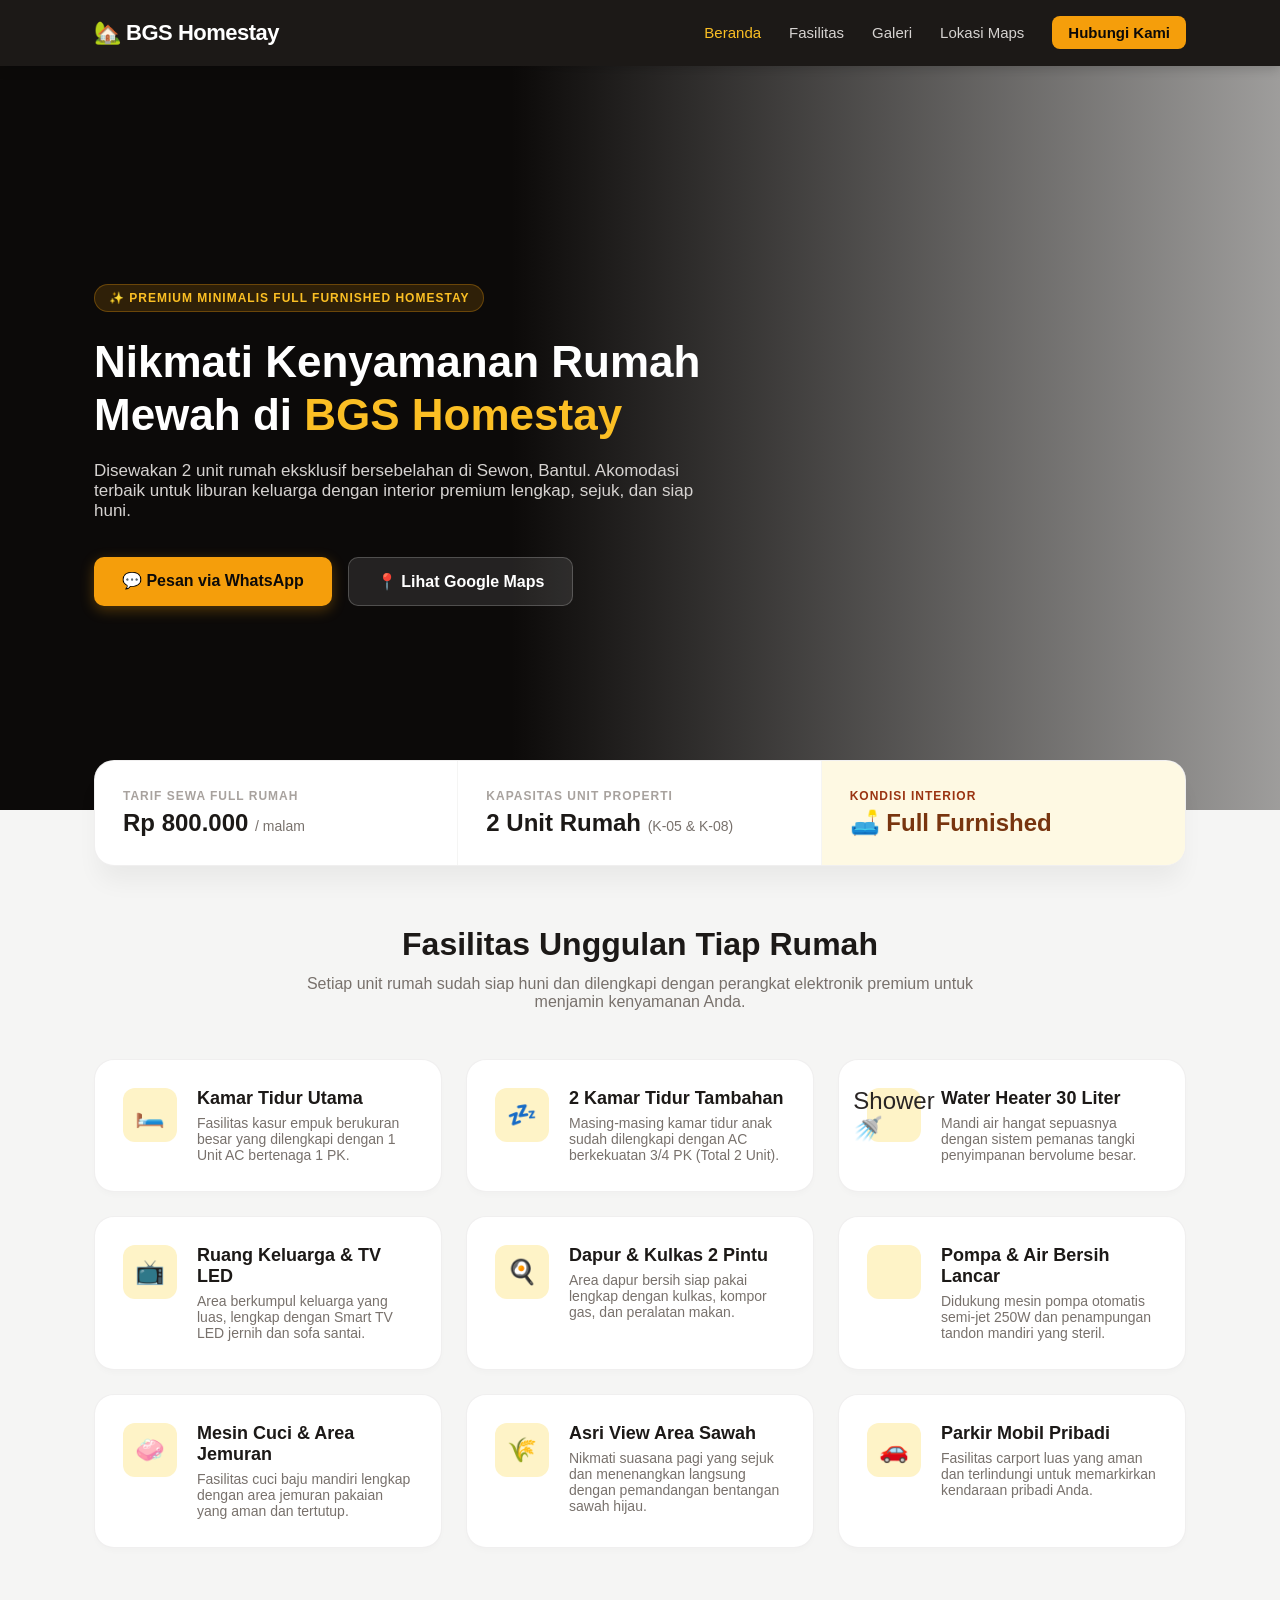
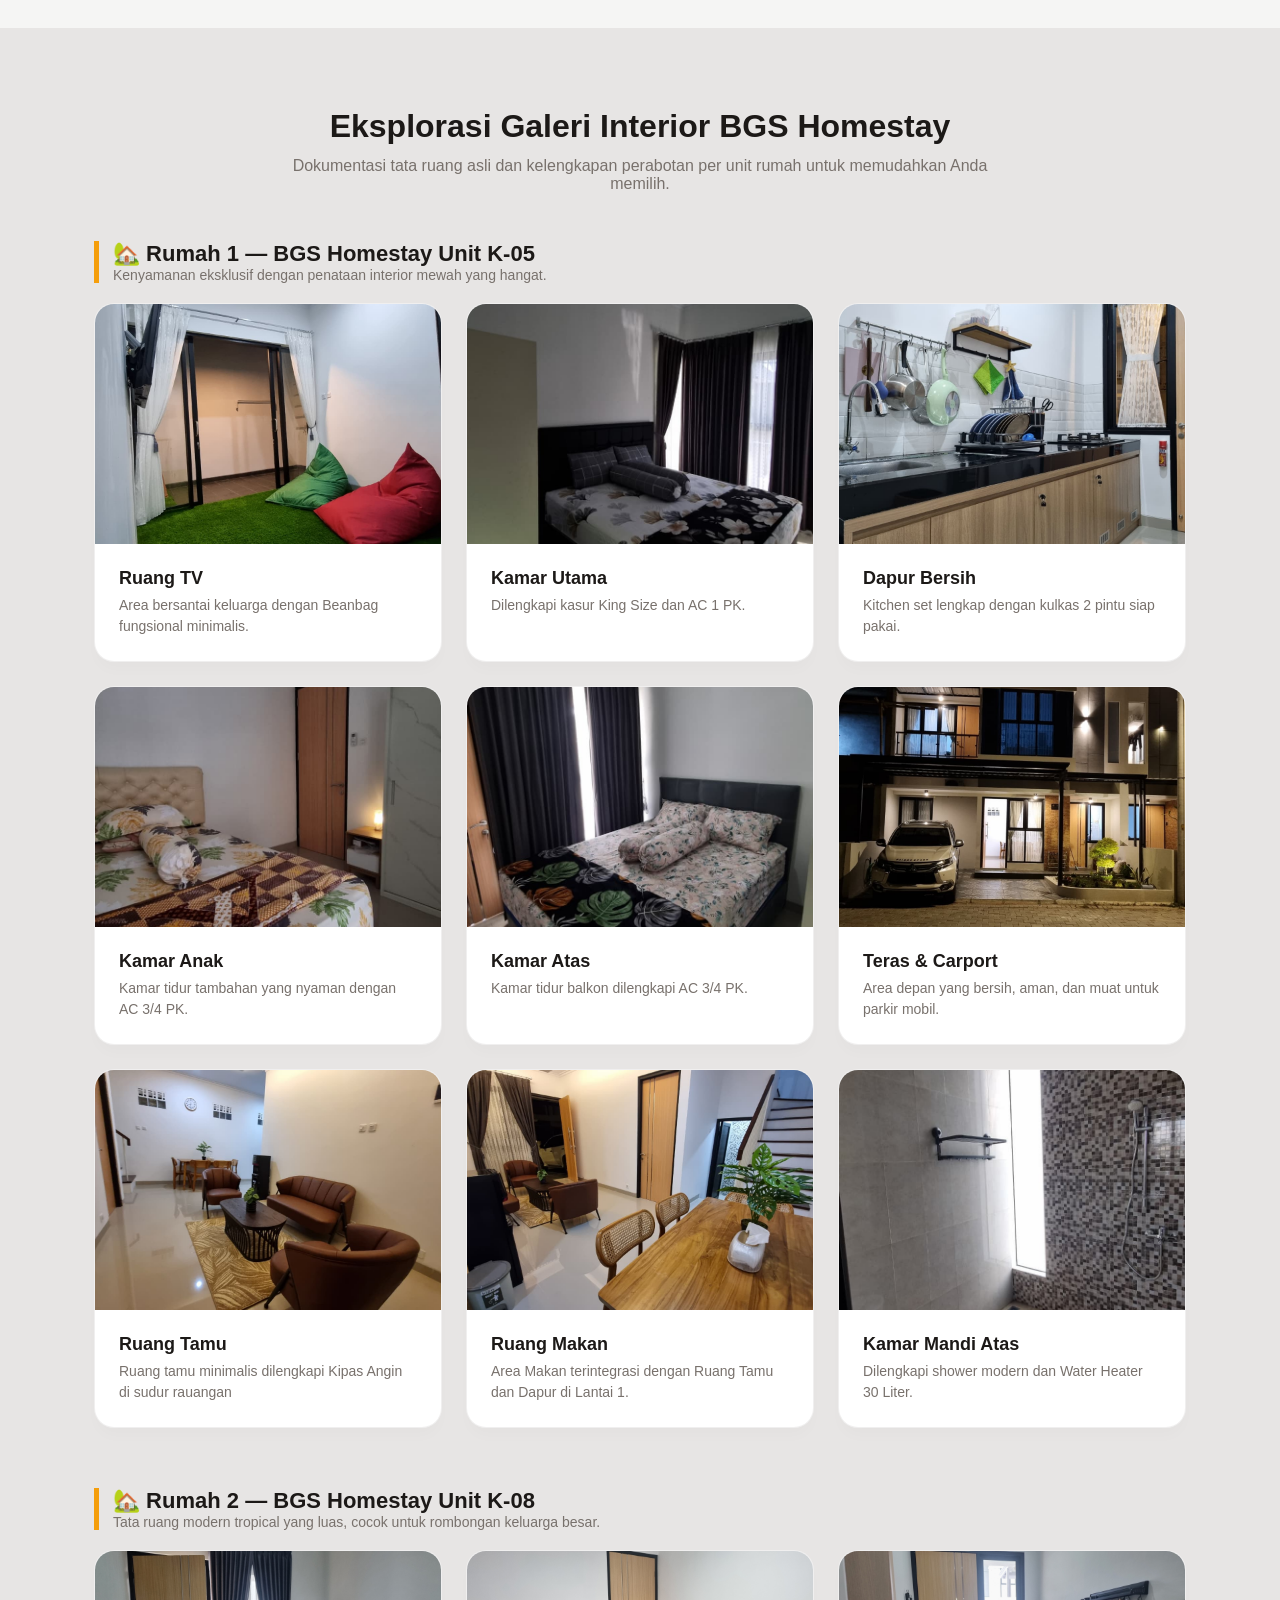
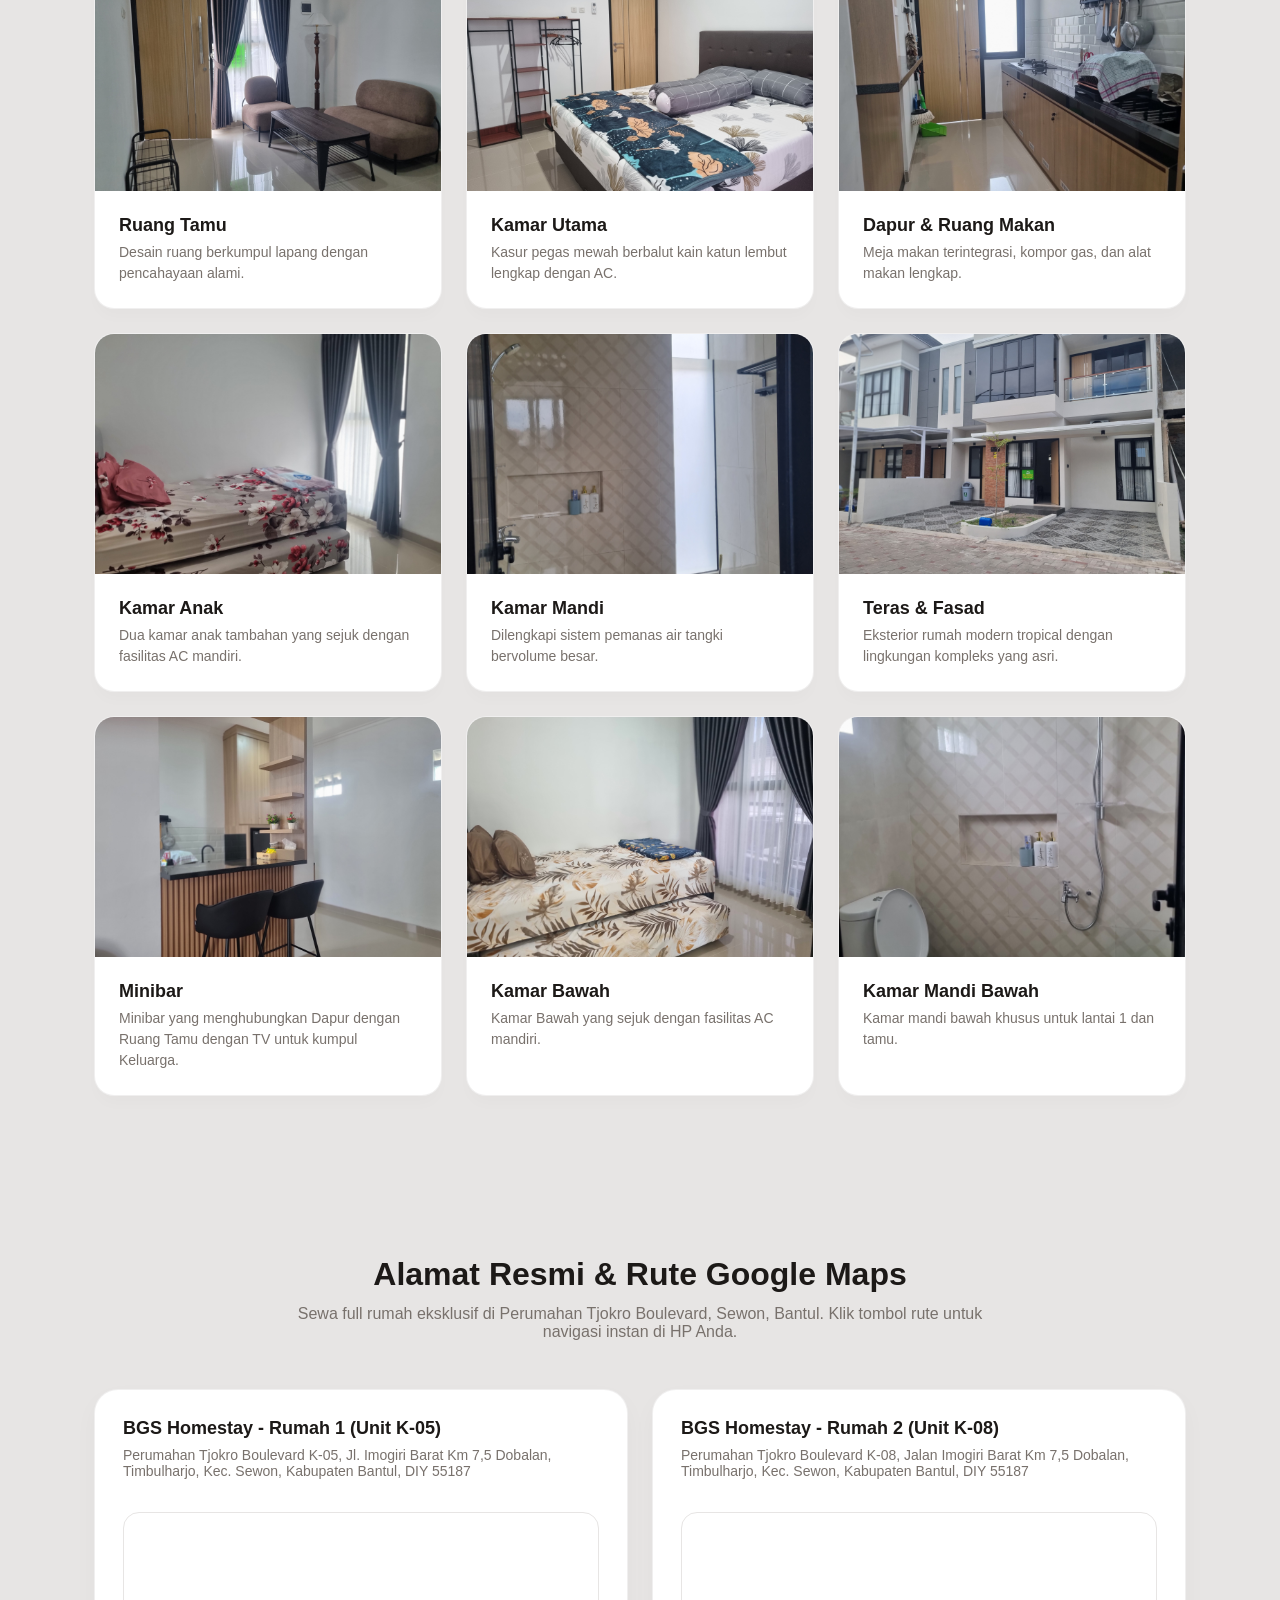
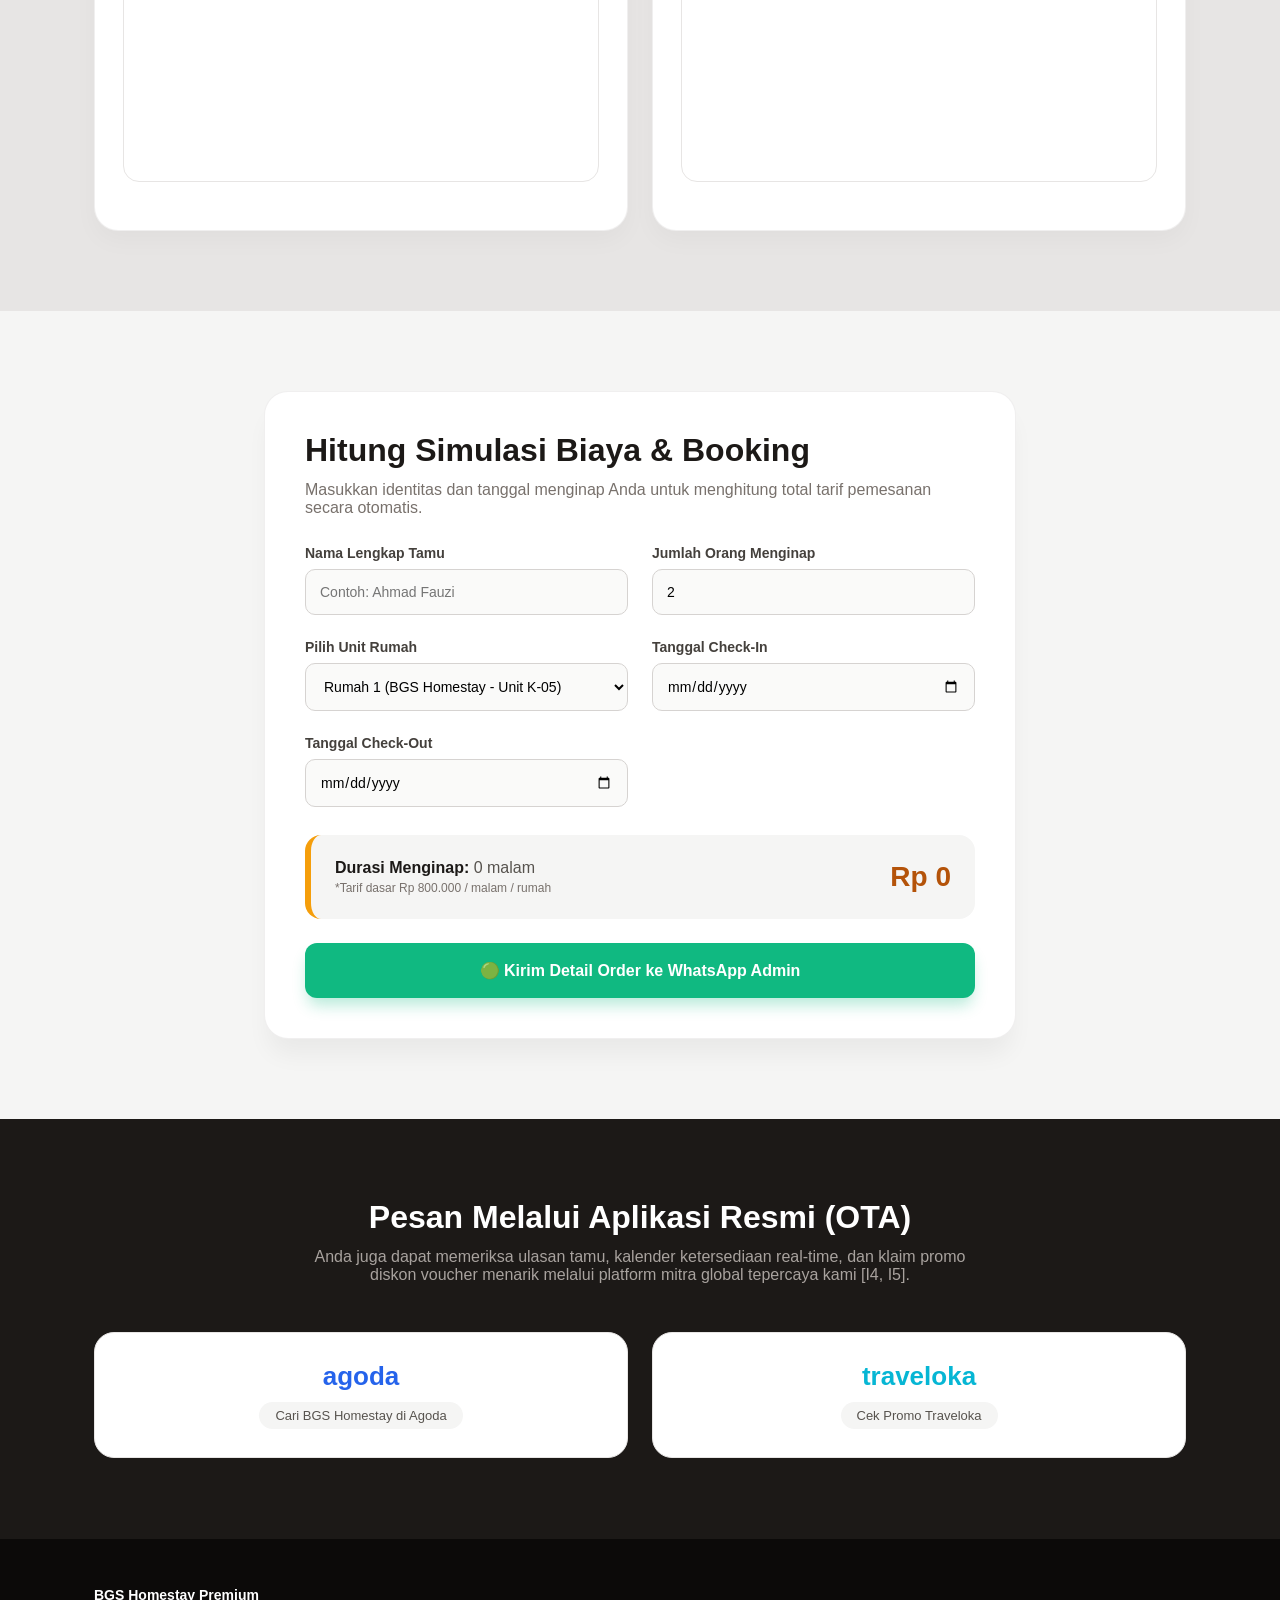
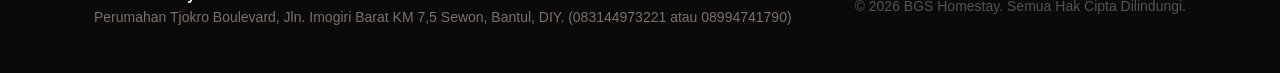
<file: index.html>
<!DOCTYPE html>
<html lang="id">
<head>
    <meta charset="UTF-8">
    <meta name="viewport" content="width=device-width, initial-scale=1.0">
    <title>BGS Homestay - Sewa Rumah Eksklusif</title>
    <!-- Hubungkan ke file CSS eksternal Anda -->
    <link rel="stylesheet" href="style.css">
</head>
<body>

    <!-- NAVIGATION BAR (MENU ATAS) -->
    <nav class="navbar">
        <div class="nav-container">
            <a href="#" class="nav-logo">🏡 BGS Homestay</a>
            <ul class="nav-menu">
                <li><a href="#home" class="active">Beranda</a></li>
                <li><a href="#fasilitas">Fasilitas</a></li>
                <li><a href="#galeri">Galeri</a></li>
                <li><a href="#lokasi">Lokasi Maps</a></li>
                <li><a href="#kontak" class="btn-nav-chat">Hubungi Kami</a></li>
            </ul>
        </div>
    </nav>

    <!-- HERO SECTION (SPANDUK UTAMA) -->
    <section id="home" class="hero-section">
        <div class="hero-overlay"></div>
        <div class="hero-container">
            <span class="hero-badge">✨ Premium Minimalis Full Furnished Homestay</span>
            <h1 class="hero-title">Nikmati Kenyamanan Rumah Mewah di <span>BGS Homestay</span></h1>
            <p class="hero-desc">Disewakan 2 unit rumah eksklusif bersebelahan di Sewon, Bantul. Akomodasi terbaik untuk liburan keluarga dengan interior premium lengkap, sejuk, dan siap huni.</p>
            <div class="hero-btn-group">
                <a href="#kontak" class="btn-primary">💬 Pesan via WhatsApp</a>
                <a href="#lokasi" class="btn-secondary">📍 Lihat Google Maps</a>
            </div>
        </div>
    </section>

    <!-- SECTION 1: INFO TARIF & GRID FASILITAS -->
    <section id="fasilitas" class="section-padding">
        <div class="container">
            <!-- Panel Sorotan Harga -->
            <div class="highlight-panel">
                <div class="panel-item">
                    <p class="panel-label">Tarif Sewa Full Rumah</p>
                    <p class="panel-value">Rp 800.000 <span class="panel-sub">/ malam</span></p>
                </div>
                <div class="panel-item">
                    <p class="panel-label">Kapasitas Unit Properti</p>
                    <p class="panel-value">2 Unit Rumah <span class="panel-sub">(K-05 & K-08)</span></p>
                </div>
                <div class="panel-item special">
                    <p class="panel-label" style="color: #9a3412;">Kondisi Interior</p>
                    <p class="panel-value" style="color: #78350f;">🛋️ Full Furnished</p>
                </div>
            </div>

            <!-- Judul Konten -->
            <div class="section-title">
                <h2>Fasilitas Unggulan Tiap Rumah</h2>
                <p>Setiap unit rumah sudah siap huni dan dilengkapi dengan perangkat elektronik premium untuk menjamin kenyamanan Anda.</p>
            </div>

                    <!-- GRID FASILITAS UNGGULAN (UPDATE JADI 9 KARTU LENGKAP) -->
        <div class="facility-grid">
            <div class="facility-card">
                <div class="icon-box">🛏️</div>
                <div>
                    <h4>Kamar Tidur Utama</h4>
                    <p>Fasilitas kasur empuk berukuran besar yang dilengkapi dengan 1 Unit AC bertenaga 1 PK.</p>
                </div>
            </div>
            <div class="facility-card">
                <div class="icon-box">💤</div>
                <div>
                    <h4>2 Kamar Tidur Tambahan</h4>
                    <p>Masing-masing kamar tidur anak sudah dilengkapi dengan AC berkekuatan 3/4 PK (Total 2 Unit).</p>
                </div>
            </div>
            <div class="facility-card">
                <div class="icon-box"> Shower 🚿</div>
                <div>
                    <h4>Water Heater 30 Liter</h4>
                    <p>Mandi air hangat sepuasnya dengan sistem pemanas tangki penyimpanan bervolume besar.</p>
                </div>
            </div>
            <div class="facility-card">
                <div class="icon-box">📺</div>
                <div>
                    <h4>Ruang Keluarga & TV LED</h4>
                    <p>Area berkumpul keluarga yang luas, lengkap dengan Smart TV LED jernih dan sofa santai.</p>
                </div>
            </div>
            <div class="facility-card">
                <div class="icon-box">🍳</div>
                <div>
                    <h4>Dapur & Kulkas 2 Pintu</h4>
                    <p>Area dapur bersih siap pakai lengkap dengan kulkas, kompor gas, dan peralatan makan.</p>
                </div>
            </div>
            <div class="facility-card">
                <div class="icon-box">  </div>
                <div>
                    <h4>Pompa & Air Bersih Lancar</h4>
                    <p>Didukung mesin pompa otomatis semi-jet 250W dan penampungan tandon mandiri yang steril.</p>
                </div>
            </div>
            <!-- FASILITAS BARU 1 -->
            <div class="facility-card">
                <div class="icon-box">🧼</div>
                <div>
                    <h4>Mesin Cuci & Area Jemuran</h4>
                    <p>Fasilitas cuci baju mandiri lengkap dengan area jemuran pakaian yang aman dan tertutup.</p>
                </div>
            </div>
            <!-- FASILITAS BARU 2 -->
            <div class="facility-card">
                <div class="icon-box">🌾</div>
                <div>
                    <h4>Asri View Area Sawah</h4>
                    <p>Nikmati suasana pagi yang sejuk dan menenangkan langsung dengan pemandangan bentangan sawah hijau.</p>
                </div>
            </div>
            <!-- FASILITAS BARU 3 -->
            <div class="facility-card">
                <div class="icon-box">🚗</div>
                <div>
                    <h4>Parkir Mobil Pribadi</h4>
                    <p>Fasilitas carport luas yang aman dan terlindungi untuk memarkirkan kendaraan pribadi Anda.</p>
                </div>
            </div>
        </div>

            </div>
        </div>
    </section>

    <!-- SECTION 2: GALERI INTERIOR PREMIUM (6 FOTO PER UNIT) -->
    <section id="galeri" class="section-padding bg-stone-100">
        <div class="container">
            <div class="section-title">
                <h2>Eksplorasi Galeri Interior BGS Homestay</h2>
                <p>Dokumentasi tata ruang asli dan kelengkapan perabotan per unit rumah untuk memudahkan Anda memilih.</p>
            </div>
            
            <!-- ================= KELOMPOK: RUMAH 1 (UNIT K-05) ================= -->
            <div class="galeri-header-unit">
                <h3>🏡 Rumah 1 — BGS Homestay Unit K-05</h3>
                <p>Kenyamanan eksklusif dengan penataan interior mewah yang hangat.</p>
            </div>
            <div class="galeri-grid" style="margin-bottom: 60px;">
                <!-- Foto 1 -->
                <div class="galeri-card">
                    <div class="galeri-img r1-living"></div>
                    <div class="galeri-info"><h4>Ruang TV</h4><p>Area bersantai keluarga dengan Beanbag fungsional minimalis.</p></div>
                </div>
                <!-- Foto 2 -->
                <div class="galeri-card">
                    <div class="galeri-img r1-bedroom"></div>
                    <div class="galeri-info"><h4>Kamar Utama</h4><p>Dilengkapi kasur King Size dan AC 1 PK.</p></div>
                </div>
                <!-- Foto 3 -->
                <div class="galeri-card">
                    <div class="galeri-img r1-kitchen"></div>
                    <div class="galeri-info"><h4>Dapur Bersih</h4><p>Kitchen set lengkap dengan kulkas 2 pintu siap pakai.</p></div>
                </div>
                <!-- Foto 4 (Baru) -->
                <div class="galeri-card">
                    <div class="galeri-img r1-kids"></div>
                    <div class="galeri-info"><h4>Kamar Anak</h4><p>Kamar tidur tambahan yang nyaman dengan AC 3/4 PK.</p></div>
                </div>
                <!-- Foto 5 (Baru) -->
                <div class="galeri-card">
                    <div class="galeri-img r1-bathroom"></div>
                    <div class="galeri-info"><h4>Kamar Atas</h4><p>Kamar tidur balkon dilengkapi AC 3/4 PK.</p></div>
                </div>
                <!-- Foto 6 (Baru) -->
                <div class="galeri-card">
                    <div class="galeri-img r1-exterior"></div>
                    <div class="galeri-info"><h4>Teras & Carport</h4><p>Area depan yang bersih, aman, dan muat untuk parkir mobil.</p></div>
                </div>
		<!-- Foto 7 (Baru) -->
                <div class="galeri-card">
                    <div class="galeri-img r1-minibar"></div>
                    <div class="galeri-info"><h4>Ruang Tamu</h4><p>Ruang tamu minimalis dilengkapi Kipas Angin di sudur rauangan</p></div>
                </div>
                <!-- Foto 8 (Baru) -->
                <div class="galeri-card">
                    <div class="galeri-img r1-kmbawah"></div>
                    <div class="galeri-info"><h4>Ruang Makan</h4><p>Area Makan terintegrasi dengan Ruang Tamu dan Dapur di Lantai 1.</p></div>
                </div>
                <!-- Foto 9 (Baru) -->
                <div class="galeri-card">
                    <div class="galeri-img r1-kmatas"></div>
                    <div class="galeri-info"><h4>Kamar Mandi Atas</h4><p>Dilengkapi shower modern dan Water Heater 30 Liter.</p></div>
                </div>		
            </div>

            <!-- ================= KELOMPOK: RUMAH 2 (UNIT K-08) ================= -->
            <div class="galeri-header-unit">
                <h3>🏡 Rumah 2 — BGS Homestay Unit K-08</h3>
                <p>Tata ruang modern tropical yang luas, cocok untuk rombongan keluarga besar.</p>
            </div>
            <div class="galeri-grid">
                <!-- Foto 1 -->
                <div class="galeri-card">
                    <div class="galeri-img r2-living"></div>
                    <div class="galeri-info"><h4>Ruang Tamu</h4><p>Desain ruang berkumpul lapang dengan pencahayaan alami.</p></div>
                </div>
                <!-- Foto 2 -->
                <div class="galeri-card">
                    <div class="galeri-img r2-bedroom"></div>
                    <div class="galeri-info"><h4>Kamar Utama</h4><p>Kasur pegas mewah berbalut kain katun lembut lengkap dengan AC.</p></div>
                </div>
                <!-- Foto 3 -->
                <div class="galeri-card">
                    <div class="galeri-img r2-kitchen"></div>
                    <div class="galeri-info"><h4>Dapur & Ruang Makan</h4><p>Meja makan terintegrasi, kompor gas, dan alat makan lengkap.</p></div>
                </div>
                <!-- Foto 4 (Baru) -->
                <div class="galeri-card">
                    <div class="galeri-img r2-kids"></div>
                    <div class="galeri-info"><h4>Kamar Anak</h4><p>Dua kamar anak tambahan yang sejuk dengan fasilitas AC mandiri.</p></div>
                </div>
                <!-- Foto 5 (Baru) -->
                <div class="galeri-card">
                    <div class="galeri-img r2-bathroom"></div>
                    <div class="galeri-info"><h4>Kamar Mandi</h4><p>Dilengkapi sistem pemanas air tangki bervolume besar.</p></div>
                </div>
                <!-- Foto 6 (Baru) -->
                <div class="galeri-card">
                    <div class="galeri-img r2-exterior"></div>
                    <div class="galeri-info"><h4>Teras & Fasad</h4><p>Eksterior rumah modern tropical dengan lingkungan kompleks yang asri.</p></div>
                </div>
                <!-- Foto 7 (Baru) -->
                <div class="galeri-card">
                    <div class="galeri-img r2-minibar"></div>
                    <div class="galeri-info"><h4>Minibar</h4><p>Minibar yang menghubungkan Dapur dengan Ruang Tamu dengan TV untuk kumpul Keluarga.</p></div>
                </div>
                <!-- Foto 8 (Baru) -->
                <div class="galeri-card">
                    <div class="galeri-img r2-kmbawah"></div>
                    <div class="galeri-info"><h4>Kamar Bawah</h4><p>Kamar Bawah yang sejuk dengan fasilitas AC mandiri.</p></div>
                </div>
                <!-- Foto 9 (Baru) -->
                <div class="galeri-card">
                    <div class="galeri-img r2-kmatas"></div>
                    <div class="galeri-info"><h4>Kamar Mandi Bawah</h4><p>Kamar mandi bawah khusus untuk lantai 1 dan tamu.</p></div>
                </div>
            </div>
        </div>
    </section>
    

    <!-- SECTION 2: SEJAJAR DOUBLE GOOGLE MAPS -->
    <section id="lokasi" class="section-padding bg-stone-100">
        <div class="container">
            <div class="section-title">
                <h2>Alamat Resmi & Rute Google Maps</h2>
                <p>Sewa full rumah eksklusif di Perumahan Tjokro Boulevard, Sewon, Bantul. Klik tombol rute untuk navigasi instan di HP Anda.</p>
            </div>

            <div class="maps-grid">
                <!-- UNIT 1 (K-05) -->
                <div class="map-card">
                    <div>
                        <h4>BGS Homestay - Rumah 1 (Unit K-05)</h4>
                        <p class="map-addr">Perumahan Tjokro Boulevard K-05, Jl. Imogiri Barat Km 7,5 Dobalan, Timbulharjo, Kec. Sewon, Kabupaten Bantul, DIY 55187</p>
                        <div class="map-responsive">
                            <iframe 
                                src="https://www.google.com/maps/embed?pb=!1m18!1m12!1m3!1d3952.3270257502336!2d110.37091787329135!3d-7.860803778138563!2m3!1f0!2f0!3f0!3m2!1i1024!2i768!4f13.1!3m3!1m2!1s0x2e7a57005ef67d6b%3A0x47bf54295f8474f0!2sBGS%20Homestay!5e0!3m2!1sen!2sid!4v1789577744099!5m2!1sen!2sid"  
                                allowfullscreen="" loading="lazy" referrerpolicy="no-referrer-when-downgrade">
                            </iframe>
                        </div>
                    </div>
                    </div>

                <!-- UNIT 2 (K-08) -->
                <div class="map-card">
                    <div>
                        <h4>BGS Homestay - Rumah 2 (Unit K-08)</h4>
                        <p class="map-addr">Perumahan Tjokro Boulevard K-08, Jalan Imogiri Barat Km 7,5 Dobalan, Timbulharjo, Kec. Sewon, Kabupaten Bantul, DIY 55187</p>
                        <div class="map-responsive">
                            <iframe 
                                src="https://www.google.com/maps/embed?pb=!1m18!1m12!1m3!1d3952.327057178856!2d110.37081557329142!3d-7.860800478138564!2m3!1f0!2f0!3f0!3m2!1i1024!2i768!4f13.1!3m3!1m2!1s0x2e7a57002f639871%3A0x9275cf9c863dc24c!2sBGS%20homestay%20--%20Unit%20Dua!5e0!3m2!1sen!2sid!4v1789578194887!5m2!1sen!2sid" 
                                allowfullscreen="" loading="lazy" referrerpolicy="no-referrer-when-downgrade">
                            </iframe>
                        </div>
                    </div>
                    </div>
            </div>
        </div>
    </section>

        <!-- SECTION 3: KALKULATOR RESERVASI & KONTAK -->
    <section id="kontak" class="section-padding">
        <div class="container" style="max-width: 800px;">
            <div class="booking-section">
                <div class="section-title" style="text-align: left; margin-bottom: 28px;">
                    <h2>Hitung Simulasi Biaya & Booking</h2>
                    <p>Masukkan identitas dan tanggal menginap Anda untuk menghitung total tarif pemesanan secara otomatis.</p>
                </div>
                
                <div class="booking-grid">
                    <!-- INPUT IDENTITAS BARU -->
                    <div class="form-group">
                        <label>Nama Lengkap Tamu</label>
                        <input type="text" id="namaTamu" placeholder="Contoh: Ahmad Fauzi">
                    </div>
                    <div class="form-group">
                        <label>Jumlah Orang Menginap</label>
                        <input type="number" id="jumlahTamu" min="1" max="25" value="2">
                    </div>
                    <!-- INPUT PILIHAN KAMAR & TANGGAL -->
                    <div class="form-group">
                        <label>Pilih Unit Rumah</label>
                        <select id="pilihanRumah" onchange="hitungTarifTotal()">
                            <option value="Rumah 1 (BGS Utara - Unit K-05)">Rumah 1 (BGS Homestay - Unit K-05)</option>
                            <option value="Rumah 2 (BGS Selatan - Unit K-08)">Rumah 2 (BGS Homestay - Unit K-08)</option>
                            <option value="Booking Kedua Rumah Sekaligus">Kedua Rumah Sekaligus (Grup Besar)</option>
                        </select>
                    </div>
                    <div class="form-group">
                        <label>Tanggal Check-In</label>
                        <input type="date" id="checkInDate" onchange="hitungTarifTotal()">
                    </div>
                    <div class="form-group">
                        <label>Tanggal Check-Out</label>
                        <input type="date" id="checkOutDate" onchange="hitungTarifTotal()">
                    </div>
                </div>

                <div class="total-box">
                    <div>
                        <p class="total-label">Durasi Menginap: <span id="labelDurasi" style="font-weight: normal; color:#57534e">0 malam</span></p>
                        <p style="font-size:12px; color:#78716c; margin-top:4px;">*Tarif dasar Rp 800.000 / malam / rumah</p>
                    </div>
                    <p class="total-price" id="totalBayar">Rp 0</p>
                </div>

                <button class="btn-submit-wa" onclick="kirimPesanWhatsApp()">🟢 Kirim Detail Order ke WhatsApp Admin</button>
            </div>
        </div>
    </section>


<!-- SECTION 5: PLATFORM MITRA ONLINE TRAVEL AGENT (OTA) -->
    <section class="ota-section" id="booking-channels">
        <div class="container">
            <div class="section-title">
                <h2>Pesan Melalui Aplikasi Resmi (OTA)</h2>
                <p>Anda juga dapat memeriksa ulasan tamu, kalender ketersediaan real-time, dan klaim promo diskon voucher menarik melalui platform mitra global tepercaya kami [I4, I5].</p>
            </div>
            <div class="ota-grid">
                <!-- Mitra Agoda -->
                <a href="https://www.agoda.com/bgs-homestay/hotel/yogyakarta-id.html?msockid=200f589f878f655b2f1f4f2d862164cf&cid=-42&ds=oSMR1%2BO4GdYsED5g" target="_blank" class="ota-card">
                    <span class="logo-agoda">agoda</span>
                    <span class="badge-link">Cari BGS Homestay di Agoda</span>
                </a>
                <!-- Mitra Traveloka -->
                <a href="https://traveloka.com" target="_blank" class="ota-card">
                    <span class="logo-traveloka">traveloka</span>
                    <span class="badge-link">Cek Promo Traveloka</span>
                </a>
            </div>
        </div>
    </section>

    <!-- SECTION 6: FOOTER TERMINAL UTAMA -->
    <footer>
        <div class="container footer-flex">
            <div>
                <h4>BGS Homestay Premium</h4>
                <p style="color:#78716c; font-size:14px">Perumahan Tjokro Boulevard, Jln. Imogiri Barat KM 7,5 Sewon, Bantul, DIY. (083144973221 atau 08994741790)</p>
            </div>
            <p style="color:#57534e; font-size:14px">&copy; 2026 BGS Homestay. Semua Hak Cipta Dilindungi.</p>
        </div>
    </footer>
       
    <!-- KODE SKRIP UTUH - DIJAMIN 100% SUKSES MASUK WHATSAPP -->
    <script>
        // 1. MESIN HITUNG MATEMATIKA OTOMATIS (TARIF DASAR RP 800.000)
        function hitungTarifTotal() {
            var checkInInput = document.getElementById('checkInDate').value;
            var checkOutInput = document.getElementById('checkOutDate').value;
            var pilihanRumah = document.getElementById('pilihanRumah').value;

            if (!checkInInput || !checkOutInput) return;

            var checkIn = new Date(checkInInput);
            var checkOut = new Date(checkOutInput);

            var selisihWaktu = checkOut.getTime() - checkIn.getTime();
            var jumlahMalam = Math.ceil(selisihWaktu / (1000 * 3600 * 24));

            if (jumlahMalam <= 0) {
                alert("Tanggal Check-out harus setelah Tanggal Check-in!");
                document.getElementById('checkOutDate').value = "";
                return;
            }

            var jumlahUnit = (pilihanRumah === "Booking Kedua Rumah Sekaligus") ? 2 : 1;
            var tarifDasar = 800000; 
            var totalBiaya = jumlahMalam * tarifDasar * jumlahUnit;

            document.getElementById('labelDurasi').innerText = jumlahMalam + " malam (" + jumlahUnit + " unit rumah)";
            document.getElementById('totalBayar').innerText = "Rp " + totalBiaya.toLocaleString('id-ID');
        }

        // 2. FUNGSI KIRIM DATA DIRECT KE WHATSAPP ADMIN (METODE AMAN BEBAS ERROR)
        function kirimPesanWhatsApp() {
            var nama = document.getElementById('namaTamu').value;
            var totalOrang = document.getElementById('jumlahTamu').value;
            var unit = document.getElementById('pilihanRumah').value;
            var checkIn = document.getElementById('checkInDate').value;
            var checkOut = document.getElementById('checkOutDate').value;
            var totalText = document.getElementById('totalBayar').innerText;
            var durasiText = document.getElementById('labelDurasi').innerText;

            if (!nama) {
                alert("Harap isi Nama Lengkap Tamu terlebih dahulu!");
                return;
            }
            if (!checkIn || !checkOut) {
                alert("Harap isi Tanggal Check-in dan Check-out terlebih dahulu!");
                return;
            }

            // =======================================================================
            // 📝 SILAKAN GANTI NOMOR DI BAWAH INI DENGAN NOMOR HP ADMIN ANDA ASLI
            // Gunakan kode 62 di depan (Ganti angka 0), tanpa spasi, tanpa strip (-)
            // =======================================================================
            var nomorWhatsAppAdmin = "6283144973221"; 

            // MENYUSUN TEKS MENGGUNAKAN TANDA (+) AGAR BEBAS DARI SALAH BACA SIMBOL KURUNG
            var teksPesan = "Halo Admin BGS Homestay,%0A%0ASaya ingin melakukan reservasi sewa dengan detail berikut:%0A%0A" +
                             "• *Nama Tamu:* " + nama + "%0A" +
                             "• *Jumlah Tamu:* " + totalOrang + " Orang%0A" +
                             "• *Pilihan Unit:* " + unit + "%0A" +
                             "• *Tanggal Check-In:* " + checkIn + "%0A" +
                             "• *Tanggal Check-Out:* " + checkOut + "%0A" +
                             "• *Durasi Sewa:* " + durasiText + "%0A" +
                             "• *Estimasi Total:* " + totalText + "%0A%0A" +
                             "Mohon info ketersediaan unit untuk tanggal tersebut. Terima kasih!";

            // JALUR LINK UTAMA: Menggunakan penggabungan teks langsung yang sangat kokoh
            var urlWhatsApp = "https://wa.me/" + nomorWhatsAppAdmin + "?text=" + teksPesan;
            
            // Perintah meluncurkan tab baru ke aplikasi WhatsApp
            window.open(urlWhatsApp, '_blank');
        }
    </script>


</body>
</file>
<file: style.css>
/* ==========================================================================
   BGS HOMESTAY STYLESHEET - LUXURY WARM WOOD THEME (COMPLETE COMPOSITION)
   ========================================================================== */

/* ATURAN DASAR RESET */
* {
    margin: 0;
    padding: 0;
    box-sizing: border-box;
    font-family: 'Plus Jakarta Sans', 'Segoe UI', Tahoma, Geneva, Verdana, sans-serif;
    scroll-behavior: smooth;
}

body {
    background-color: #f5f5f4; /* Stone-50 */
    color: #292524; /* Stone-800 */
    -webkit-font-smoothing: antialiased;
}

/* KOTAK LAYOUT UTAMA */
.container {
    width: 100%;
    max-width: 1140px;
    margin: 0 auto;
    padding: 0 24px;
}

.section-padding {
    padding: 80px 0;
}

.bg-stone-100 {
    background-color: #e7e5e4;
}

/* 1. NAVIGATION BAR STYLING */
.navbar {
    background-color: #1c1917; /* Cokelat Kayu/Batu Gelap */
    padding: 20px 0;
    position: fixed;
    top: 0;
    width: 100%;
    z-index: 1000;
    box-shadow: 0 4px 10px rgba(0, 0, 0, 0.15);
}

.nav-container {
    width: 100%;
    max-width: 1140px;
    margin: 0 auto;
    padding: 0 24px;
    display: flex;
    justify-content: space-between;
    align-items: center;
}

.nav-logo {
    color: #ffffff;
    font-size: 22px;
    font-weight: 700;
    text-decoration: none;
    letter-spacing: -0.5px;
}

.nav-menu {
    display: flex;
    align-items: center;
    list-style: none;
    gap: 28px;
}

.nav-menu a {
    color: #d6d3d1;
    text-decoration: none;
    font-size: 15px;
    font-weight: 500;
    transition: color 0.2s;
}

.nav-menu a:hover, .nav-menu a.active {
    color: #fbbf24; /* Amber Gold */
}

.btn-nav-chat {
    background-color: #f59e0b;
    color: #0c0a09 !important;
    padding: 8px 16px;
    border-radius: 8px;
    font-weight: 600 !important;
}

.btn-nav-chat:hover {
    background-color: #d97706;
}

/* 2. HERO SECTION STYLING */
.hero-section {
    position: relative;
    background: url('https://images.unsplash.com/photo-1600585154340-be6161a56a0c?auto=format&fit=crop&w=1200&q=80');
    background-size: cover;
    background-position: center;
    background-repeat: no-repeat;
    background-attachment: fixed; /* Membuat efek gulir paralaks yang elegan */
    min-height: 90vh;
    display: flex;
    align-items: center;
    padding-top: 80px;
}

.hero-overlay {
    position: absolute;
    inset: 0;
    background: linear-gradient(to right, #0c0a09 40%, rgba(28, 25, 23, 0.4) 100%);
    z-index: 1;
}

.hero-container {
    width: 100%;
    max-width: 1140px;
    margin: 0 auto;
    padding: 0 24px;
    position: relative;
    z-index: 2;
    color: #ffffff;
}

.hero-badge {
    background-color: rgba(245, 158, 11, 0.15);
    color: #fbbf24;
    border: 1px solid rgba(245, 158, 11, 0.3);
    padding: 6px 14px;
    border-radius: 50px;
    font-size: 12px;
    font-weight: 600;
    text-transform: uppercase;
    letter-spacing: 1px;
    display: inline-block;
    margin-bottom: 24px;
}

.hero-title {
    font-size: 44px;
    font-weight: 700;
    line-height: 1.2;
    margin-bottom: 20px;
    max-width: 750px;
}

.hero-title span { color: #fbbf24; }

.hero-desc {
    color: #d6d3d1;
    font-size: 17px;
    max-width: 600px;
    margin-bottom: 36px;
    font-weight: 300;
}

.hero-btn-group {
    display: flex;
    gap: 16px;
    flex-wrap: wrap;
}

.btn-primary {
    background-color: #f59e0b;
    color: #0c0a09;
    font-weight: 700;
    padding: 14px 28px;
    border-radius: 10px;
    text-decoration: none;
    box-shadow: 0 4px 14px rgba(245, 158, 11, 0.3);
    transition: transform 0.2s, background-color 0.2s;
}

.btn-primary:hover {
    background-color: #d97706;
    transform: translateY(-2px);
}

.btn-secondary {
    background-color: rgba(255, 255, 255, 0.1);
    border: 1px solid rgba(255, 255, 255, 0.2);
    color: #ffffff;
    font-weight: 600;
    padding: 14px 28px;
    border-radius: 10px;
    text-decoration: none;
    transition: transform 0.2s, background-color 0.2s;
}

.btn-secondary:hover {
    background-color: rgba(255, 255, 255, 0.2);
    transform: translateY(-2px);
}

/* 3. HIGHLIGHT PANEL (INFO SEWA) */
.highlight-panel {
    background-color: #ffffff;
    display: grid;
    grid-template-columns: repeat(auto-fit, minmax(280px, 1fr));
    border-radius: 20px;
    border: 1px solid rgba(231, 229, 228, 0.6);
    box-shadow: 0 20px 25px -5px rgba(0, 0, 0, 0.05);
    margin-top: -130px; /* Tarik melayang memotong spanduk hero */
    overflow: hidden;
    margin-bottom: 60px;
    position: relative;
    z-index: 30;
}

.panel-item {
    padding: 28px;
    border-right: 1px solid #f5f5f4;
    display: flex;
    flex-direction: column;
    justify-content: center;
}

.panel-item:last-child { border-right: none; }
.panel-item.special { background-color: rgba(254, 243, 199, 0.5); }

.panel-label {
    color: #a8a29e;
    font-size: 12px;
    font-weight: 600;
    text-transform: uppercase;
    letter-spacing: 1px;
    margin-bottom: 6px;
}

.panel-value {
    font-size: 24px;
    font-weight: 700;
    color: #1c1917;
}

.panel-sub {
    font-size: 14px;
    font-weight: normal;
    color: #78716c;
}

/* Judul Konten Standar */
.section-title {
    text-align: center;
    margin-bottom: 48px;
    max-width: 700px;
    margin-left: auto;
    margin-right: auto;
}

.section-title h2 { font-size: 32px; color: #1c1917; margin-bottom: 12px; }
.section-title p { color: #78716c; font-size: 16px; }

/* 4. GRID FASILITAS FULL FURNISHED */
.facility-grid {
    display: grid;
    grid-template-columns: repeat(auto-fit, minmax(320px, 1fr));
    gap: 24px;
}
/* GAYA JUDUL UNIT GALERI */
.galeri-header-unit {
    margin-top: 30px;
    margin-bottom: 20px;
    border-left: 5px solid #f59e0b; /* Aksen Amber Gold */
    padding-left: 14px;
    text-align: left;
}

.galeri-header-unit h3 {
    font-size: 22px;
    color: #1c1917;
    font-weight: 700;
}

.galeri-header-unit p {
    font-size: 14px;
    color: #78716c;
}

/* TAUTAN GAMBAR SPESIFIK RUMAH 1 (UNIT K-05) */
.r1-living { background-image: url('img/bgs1/ruang tv.jpeg'); }
.r1-bedroom { background-image: url('img/bgs1/kamar utama.jpeg'); }
.r1-kitchen { background-image: url('img/bgs1/dapur.jpeg'); }
.r1-kids { background-image: url('img/bgs1/kamar bawah.jpeg'); }
.r1-bathroom { background-image: url('img/bgs1/kamar atas.jpeg'); }
.r1-exterior { background-image: url('img/bgs1/depan.jpeg'); }
.r1-minibar { background-image: url('img/bgs1/ruang tamu.jpeg'); }
.r1-kmbawah { background-image: url('img/bgs1/ruang makan.jpeg'); }
.r1-kmatas { background-image: url('img/bgs1/km atas.jpeg'); }

/* TAMBAHAN GAMBAR LOKAL RUMAH 2 (UNIT K-08) */
.r2-kids { background-image: url('img/bgs2/Kamar bawah1.jpg'); }
.r2-bathroom { background-image: url('img/bgs2/Kamar mandi atas.jpg'); }
.r2-exterior { background-image: url('img/bgs2/depan.jpg'); }
.r2-living { background-image: url('img/bgs2/Ruang tamu.jpg'); }
.r2-bedroom { background-image: url('img/bgs2/Kamarutama.jpg'); }
.r2-kitchen { background-image: url('img/bgs2/Dapur.jpg'); }
.r2-minibar { background-image: url('img/bgs2/Minibar.jpg'); }
.r2-kmbawah { background-image: url('img/bgs2/Kamar atas1.jpg'); }
.r2-kmatas { background-image: url('img/bgs2/Kamar mandi bawah.jpg'); }

.facility-card {
    background-color: #ffffff;
    padding: 28px;
    border-radius: 20px;
    border: 1px solid rgba(231, 229, 228, 0.6);
    display: flex;
    gap: 20px;
    align-items: flex-start;
    box-shadow: 0 4px 6px -1px rgba(0, 0, 0, 0.02);
}

.icon-box {
    background-color: #fef3c7;
    padding: 14px;
    border-radius: 12px;
    font-size: 24px;
    height: 54px;
    width: 54px;
    display: flex;
    align-items: center;
    justify-content: center;
    flex-shrink: 0;
}

.facility-card h4 { font-size: 18px; color: #1c1917; margin-bottom: 6px; font-weight: 600; }
.facility-card p { color: #78716c; font-size: 14px; }

/* 5. ARSITEKTUR SECTION GALERI INTERIOR (BARU) */
.galeri-grid {
    display: grid;
    grid-template-columns: repeat(auto-fit, minmax(320px, 1fr));
    gap: 24px;
}

.galeri-card {
    background-color: #ffffff;
    border-radius: 20px;
    border: 1px solid rgba(231, 229, 228, 0.6);
    overflow: hidden;
    box-shadow: 0 10px 15px -3px rgba(0, 0, 0, 0.02);
    transition: transform 0.3s;
}

.galeri-card:hover {
    transform: translateY(-6px);
}

.galeri-img {
    height: 240px;
    background-size: cover;
    background-position: center;
}

/* Memasang tautan visual stok kamar premium huni */
.img-living { background-image: url('https://images.unsplash.com/photo-1616486338812-3dadae4b4ace?auto=format&fit=crop&w=800&q=80'); }
.img-bedroom { background-image: url('https://images.unsplash.com/photo-1505691938895-1758d7feb511?auto=format&fit=crop&w=800&q=80'); }
.img-kitchen { background-image: url('https://images.unsplash.com/photo-1556911220-e15b29be8c8f?auto=format&fit=crop&w=800&q=80'); }

.galeri-info {
    padding: 24px;
}

.galeri-info h4 {
    font-size: 18px;
    color: #1c1917;
    margin-bottom: 6px;
    font-weight: 700;
}

.galeri-info p {
    color: #78716c;
    font-size: 14px;
    line-height: 1.5;
}

/* 5. SEJAJAR GRIDS DOUBLE GOOGLE MAPS */
.maps-grid {
    display: grid;
    grid-template-columns: 1fr;
    gap: 24px;
}

@media (min-width: 768px) {
    .maps-grid {
        grid-template-columns: repeat(2, 1fr); /* Sejajar Samping di Laptop */
    }
}

.map-card {
    background-color: #ffffff;
    border: 1px solid rgba(231, 229, 228, 0.6);
    border-radius: 24px;
    padding: 28px;
    box-shadow: 0 10px 25px rgba(0, 0, 0, 0.03);
    display: flex;
    flex-direction: column;
    justify-content: space-between;
}

.map-card h4 { font-size: 18px; color: #1c1917; margin-bottom: 8px; font-weight: 700; }
.map-card p.map-addr { font-size: 14px; color: #78716c; margin-bottom: 20px; min-height: 45px; }

/* MAP RESPONSIVE CONTAINER (16:9) */
.map-responsive {
    position: relative;
    overflow: hidden;
    width: 100%;
    padding-top: 56.25%; 
    border-radius: 16px;
    border: 1px solid #e7e5e4;
    margin-bottom: 20px;
}

.map-responsive iframe {
    position: absolute;
    top: 0;
    left: 0;
    bottom: 0;
    right: 0;
    width: 100%;
    height: 100%;
    border: 0;
}

.btn-map {
    background-color: #3b82f6;
    color: #ffffff;
    text-decoration: none;
    padding: 14px 20px;
    border-radius: 10px;
    font-size: 14px;
    font-weight: 600;
    text-align: center;
    display: block;
    transition: background-color 0.2s;
}

.btn-map:hover { background-color: #2563eb; }

/* 6. FORM RESERVASI DOCK */
.booking-section {
    background-color: #ffffff;
    padding: 40px;
    border-radius: 24px;
    border: 1px solid rgba(231, 229, 228, 0.6);
    box-shadow: 0 20px 25px -5px rgba(0, 0, 0, 0.05);
}

.booking-grid {
    display: grid;
    grid-template-columns: repeat(auto-fit, minmax(220px, 1fr));
    gap: 24px;
    margin-bottom: 28px;
}

.form-group {
    display: flex;
    flex-direction: column;
    gap: 8px;
}

.form-group label { font-size: 14px; font-weight: 600; color: #44403c; }

.form-group input, .form-group select {
    padding: 14px;
    border: 1px solid #d6d3d1;
    border-radius: 10px;
    font-size: 14px;
    background-color: #fafaf9;
    outline: none;
}

.form-group input:focus, .form-group select:focus {
    border-color: #f59e0b;
    background-color: #ffffff;
}

.total-box {
    background-color: #f5f5f4;
    padding: 24px;
    border-radius: 16px;
    display: flex;
    justify-content: space-between;
    align-items: center;
    margin-bottom: 24px;
    border-left: 6px solid #f59e0b;
}

.total-label { font-weight: 600; color: #1c1917; font-size: 16px; }
.total-price { font-size: 28px; font-weight: 800; color: #b45309; }

.btn-submit-wa {
    background-color: #10b981;
    color: #ffffff;
    width: 100%;
    padding: 18px;
    border: none;
    border-radius: 12px;
    font-size: 16px;
    font-weight: 700;
    cursor: pointer;
    box-shadow: 0 10px 15px -3px rgba(16, 185, 129, 0.3);
    transition: all 0.2s ease-in-out;
}

.btn-submit-wa:hover { background-color: #059669; }

/* OTA COMPONENT */
.ota-section {
    background-color: #1c1917;
    padding: 80px 0;
    text-align: center;
}

.ota-section .section-title h2 { color: #ffffff; }
.ota-section .section-title p { color: #a8a29e; }

.ota-grid {
    display: grid;
    grid-template-columns: repeat(auto-fit, minmax(220px, 1fr));
    gap: 24px;
    margin-top: 36px;
}

.ota-card {
    background-color: #ffffff;
    padding: 28px;
    border-radius: 20px;
    border: 1px solid #e7e5e4;
    text-decoration: none;
    display: flex;
    flex-direction: column;
    align-items: center;
    gap: 10px;
    transition: transform 0.2s;
}

.ota-card:hover { transform: translateY(-4px); }
.logo-agoda { color: #2563eb; font-size: 26px; font-weight: 800; }
.logo-traveloka { color: #06b6d4; font-size: 26px; font-weight: 800; }
.badge-link { font-size: 13px; background-color: #f5f5f4; padding: 6px 16px; border-radius: 50px; color: #57534e; }
/* FOOTER TERMINAL */
footer {background-color: #0c0a09;color: #a8a29e;padding: 48px 0;font-size: 14px;border-top: 1px solid #1c1917;}
.footer-flex {display: flex;justify-content: space-between;align-items: center;flex-wrap: wrap;gap: 24px;}
footer h4 { color: #ffffff; margin-bottom: 6px; }

/* MOBILE RESPONSIVE ADAPTATION */
@media (max-width: 768px) {.nav-menu { display: none; }.hero-title { font-size: 32px; }.section-title h2 { font-size: 26px; }.highlight-panel { margin-top: -40px; }.section-padding { padding: 50px 0; }}
</file>
